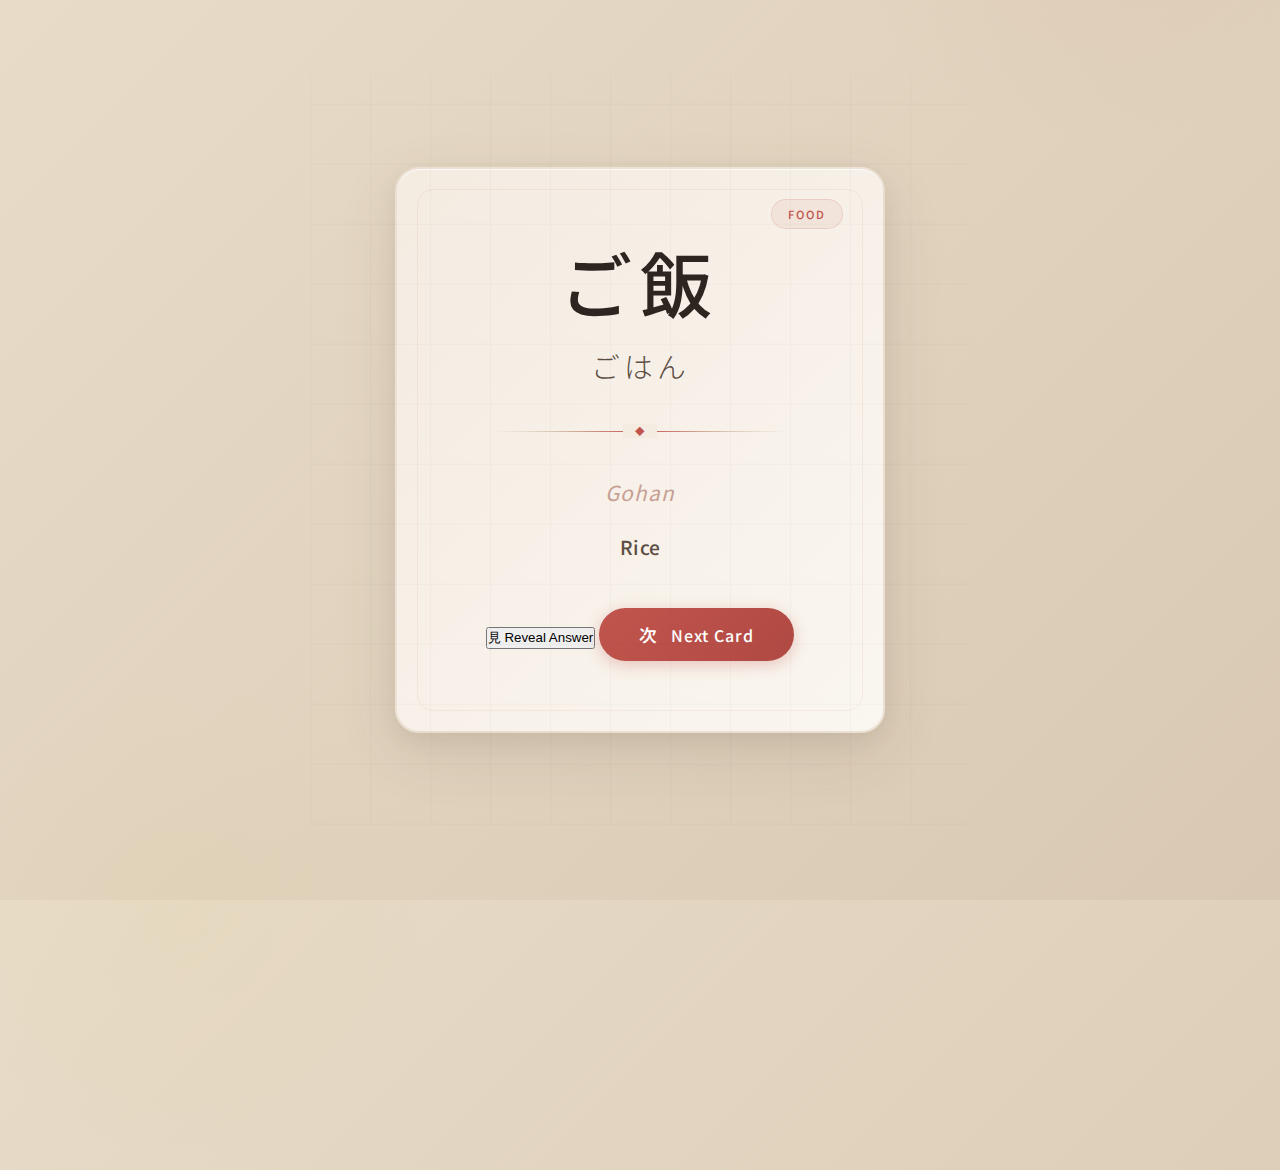
<file: index.html>
<!DOCTYPE html>
<html lang="en">
<head>
    <meta charset="UTF-8">
    <meta name="viewport" content="width=device-width, initial-scale=1.0">
    <title>Tabigo Japanese</title>
    <link rel="stylesheet" href="style.css">
    <link href="https://fonts.googleapis.com/css2?family=Noto+Sans+JP:wght@400;500;600&display=swap" rel="stylesheet">
</head>
<body>

<div class="container">
    <div class="card">
        <!-- Category Badge -->
        <div class="category-badge" id="category-tag">Vocabulary</div>

        <!-- Main Japanese Display -->
        <div class="japanese-main">
            <div class="kanji-display" id="kanji-text">...</div>
            <div class="kana-display" id="kana-text">...</div>
        </div>

        <!-- Decorative Divider -->
        <div class="divider">
            <span class="divider-ornament">◆</span>
        </div>

        <!-- Romaji -->
        <div class="romaji-display" id="romaji-text">...</div>

        <!-- English Translation -->
        <div class="english-display" id="english-text">Loading...</div>

        <!-- Reveal/Next Buttons -->
        <div class="button-container">
            <button class="reveal-button" id="reveal-button">
                <span>見</span> Reveal Answer
            </button>
            <button class="next-button hidden" id="next-button">
                <span>次</span> Next Card
            </button>
        </div>
    </div>

    <!-- Subtle Background Decoration -->
    <div class="bg-pattern"></div>
</div>

<script src="script.js"></script>
</body>
</html>
</file>
<file: style.css>
:root {
    --washi-beige: #f4ebe1;
    --warm-sand: #e8dcc8;
    --soft-clay: #d9c9b3;
    --muted-terracotta: #c89f94;
    --deep-brown: #5c4d42;
    --charcoal-ink: #2d2520;
    --accent-vermilion: #c1554d;
    --subtle-gold: #d4af37;
}

* {
    margin: 0;
    padding: 0;
    box-sizing: border-box;
}

body {
    margin: 0;
    padding: 0;
    min-height: 100vh;
    display: flex;
    justify-content: center;
    align-items: center;
    background: linear-gradient(135deg, var(--warm-sand) 0%, var(--soft-clay) 100%);
    font-family: 'Noto Sans JP', sans-serif;
    position: relative;
    overflow: hidden;
}

body::before {
    content: '';
    position: absolute;
    top: -50%;
    right: -10%;
    width: 600px;
    height: 600px;
    background: radial-gradient(circle, rgba(193, 85, 77, 0.05) 0%, transparent 70%);
    border-radius: 50%;
    pointer-events: none;
}

body::after {
    content: '';
    position: absolute;
    bottom: -30%;
    left: -5%;
    width: 500px;
    height: 500px;
    background: radial-gradient(circle, rgba(212, 175, 55, 0.04) 0%, transparent 70%);
    border-radius: 50%;
    pointer-events: none;
}

.container {
    text-align: center;
    width: 100%;
    max-width: 550px;
    padding: 30px;
    position: relative;
    z-index: 1;
}

.bg-pattern {
    position: absolute;
    top: 50%;
    left: 50%;
    transform: translate(-50%, -50%);
    width: 120%;
    height: 120%;
    opacity: 0.03;
    background-image:
        repeating-linear-gradient(0deg, var(--deep-brown), var(--deep-brown) 1px, transparent 1px, transparent 60px),
        repeating-linear-gradient(90deg, var(--deep-brown), var(--deep-brown) 1px, transparent 1px, transparent 60px);
    pointer-events: none;
    z-index: 0;
}

.card {
    background: linear-gradient(135deg, var(--washi-beige) 0%, #faf6f0 100%);
    padding: 70px 60px;
    border-radius: 24px;
    box-shadow:
        0 20px 60px rgba(92, 77, 66, 0.12),
        0 8px 20px rgba(92, 77, 66, 0.08),
        inset 0 1px 0 rgba(255, 255, 255, 0.8);
    position: relative;
    border: 2px solid rgba(217, 201, 179, 0.4);
    transition: transform 0.4s cubic-bezier(0.34, 1.56, 0.64, 1), box-shadow 0.4s ease;
}

.card::before {
    content: '';
    position: absolute;
    top: 20px;
    left: 20px;
    right: 20px;
    bottom: 20px;
    border: 1px solid rgba(193, 85, 77, 0.08);
    border-radius: 16px;
    pointer-events: none;
}

.card:hover {
    transform: translateY(-5px);
    box-shadow:
        0 25px 80px rgba(92, 77, 66, 0.15),
        0 12px 30px rgba(92, 77, 66, 0.1);
}

/* Category Badge */
.category-badge {
    position: absolute;
    top: 30px;
    right: 40px;
    font-size: 0.7rem;
    letter-spacing: 2px;
    text-transform: uppercase;
    color: var(--accent-vermilion);
    font-weight: 500;
    padding: 6px 16px;
    background: rgba(193, 85, 77, 0.08);
    border-radius: 20px;
    border: 1px solid rgba(193, 85, 77, 0.15);
}

/* Main Japanese Display */
.japanese-main {
    margin-bottom: 40px;
}

.kanji-display {
    font-family: 'Noto Sans JP', sans-serif;
    font-size: 4.5rem;
    font-weight: 500;
    color: var(--charcoal-ink);
    margin-bottom: 20px;
    line-height: 1.2;
    letter-spacing: 8px;
    transition: color 0.3s ease;
}

.kana-display {
    font-family: 'Noto Sans JP', sans-serif;
    font-size: 1.8rem;
    font-weight: 300;
    color: var(--deep-brown);
    letter-spacing: 4px;
    line-height: 1.4;
}

/* Divider */
.divider {
    height: 1px;
    background: linear-gradient(
        to right,
        transparent 0%,
        var(--soft-clay) 20%,
        var(--accent-vermilion) 50%,
        var(--soft-clay) 80%,
        transparent 100%
    );
    margin: 45px auto;
    position: relative;
    width: 80%;
}

.divider-ornament {
    position: absolute;
    top: 50%;
    left: 50%;
    transform: translate(-50%, -50%);
    background: var(--washi-beige);
    color: var(--accent-vermilion);
    font-size: 0.6rem;
    padding: 0 12px;
}

/* Romaji */
.romaji-display {
    font-size: 1.3rem;
    font-style: italic;
    color: var(--muted-terracotta);
    margin-bottom: 25px;
    font-weight: 400;
    letter-spacing: 1px;
}

/* English Translation */
.english-display {
    font-size: 1.2rem;
    font-weight: 500;
    color: var(--deep-brown);
    margin-bottom: 45px;
    letter-spacing: 0.5px;
    line-height: 1.6;
}

/* Next Button */
.next-button {
    background: linear-gradient(135deg, var(--accent-vermilion) 0%, #b04943 100%);
    color: white;
    border: none;
    padding: 14px 40px;
    font-size: 1rem;
    font-family: 'Noto Sans JP', sans-serif;
    font-weight: 500;
    border-radius: 30px;
    cursor: pointer;
    transition: all 0.3s cubic-bezier(0.34, 1.56, 0.64, 1);
    box-shadow: 0 4px 15px rgba(193, 85, 77, 0.3);
    letter-spacing: 1px;
}

.next-button span {
    font-size: 1.1rem;
    margin-right: 8px;
    font-weight: 600;
}

.next-button:hover {
    transform: translateY(-2px);
    box-shadow: 0 6px 25px rgba(193, 85, 77, 0.4);
    background: linear-gradient(135deg, #d15f58 0%, #c1554d 100%);
}

.next-button:active {
    transform: translateY(0);
    box-shadow: 0 2px 10px rgba(193, 85, 77, 0.3);
}

/* Responsive Design */
@media (max-width: 768px) {
    .container {
        padding: 20px;
        max-width: 95%;
    }

    .card {
        padding: 50px 35px;
        border-radius: 20px;
    }

    .kanji-display {
        font-size: 3.5rem;
        letter-spacing: 6px;
    }

    .kana-display {
        font-size: 1.5rem;
        letter-spacing: 3px;
    }

    .romaji-display {
        font-size: 1.1rem;
    }

    .english-display {
        font-size: 1.1rem;
    }

    .category-badge {
        top: 20px;
        right: 25px;
        font-size: 0.65rem;
    }

    .next-button {
        padding: 12px 35px;
        font-size: 0.95rem;
    }
}

/* Dark Mode Support */
@media (prefers-color-scheme: dark) {
    :root {
        --washi-beige: #3a342d;
        --warm-sand: #2a2520;
        --soft-clay: #1f1b17;
        --muted-terracotta: #d4a59a;
        --deep-brown: #d4c4b0;
        --charcoal-ink: #e8dcc8;
        --accent-vermilion: #d97b73;
        --subtle-gold: #e0c55b;
    }

    body {
        background: linear-gradient(135deg, #2a2520 0%, #1f1b17 100%);
    }

    body::before {
        background: radial-gradient(circle, rgba(217, 123, 115, 0.08) 0%, transparent 70%);
    }

    body::after {
        background: radial-gradient(circle, rgba(224, 197, 91, 0.06) 0%, transparent 70%);
    }

    .card {
        background: linear-gradient(135deg, #3a342d 0%, #322d27 100%);
        box-shadow:
            0 20px 60px rgba(0, 0, 0, 0.4),
            0 8px 20px rgba(0, 0, 0, 0.3),
            inset 0 1px 0 rgba(255, 255, 255, 0.05);
        border: 2px solid rgba(74, 64, 53, 0.6);
    }

    .card::before {
        border: 1px solid rgba(217, 123, 115, 0.15);
    }

    .category-badge {
        background: rgba(217, 123, 115, 0.15);
        border: 1px solid rgba(217, 123, 115, 0.3);
    }
}
</file>
